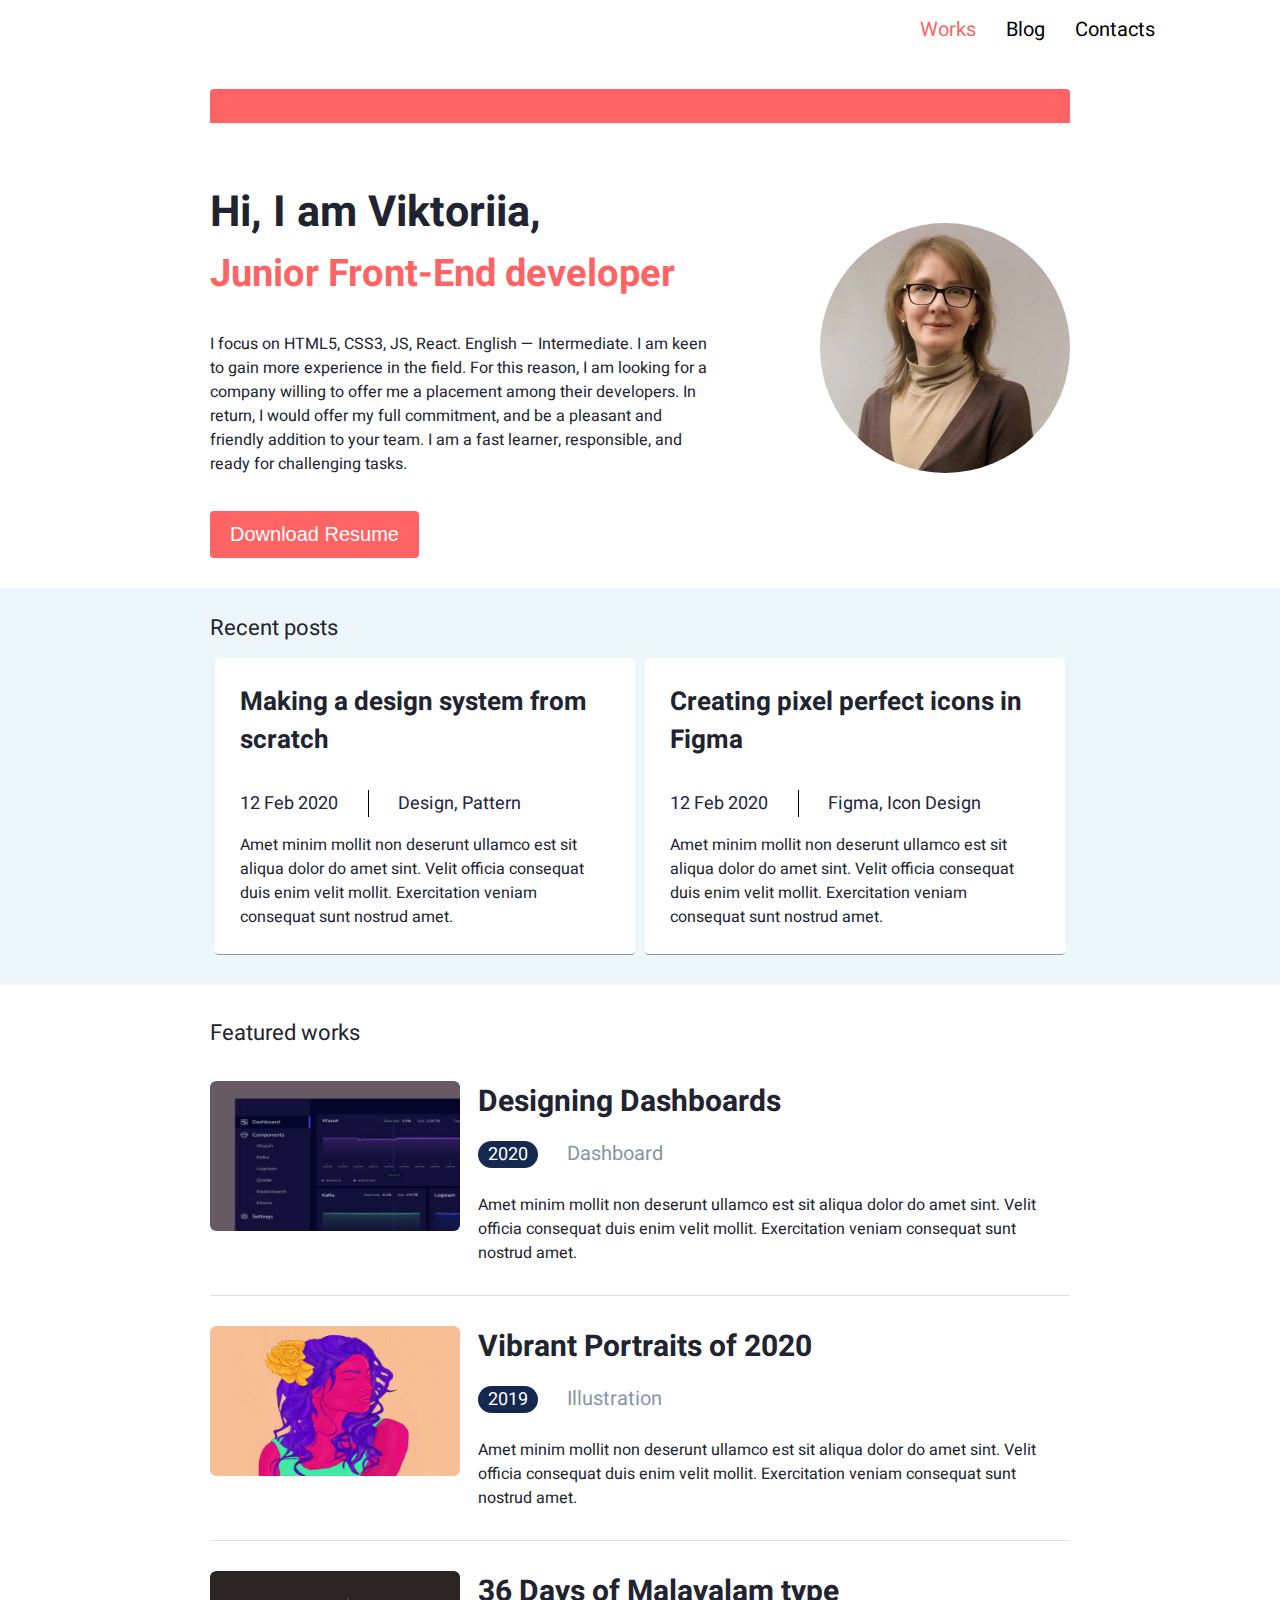
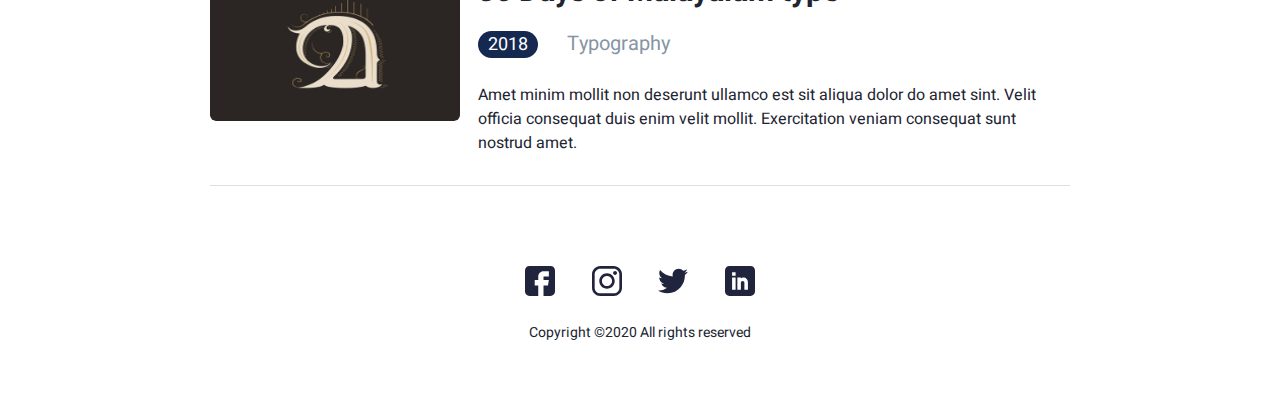
<file: index.html>
<!DOCTYPE html>
<html lang="en">

<head>
	<meta charset="UTF-8">
	<meta http-equiv="X-UA-Compatible" content="IE=edge">
	<meta name="viewport" content="width=device-width, initial-scale=1.0">
	<link rel="preconnect" href="https://fonts.googleapis.com">
	<link rel="preconnect" href="https://fonts.gstatic.com" crossorigin>
	<link href="https://fonts.googleapis.com/css2?family=Heebo:wght@400;700&display=swap" rel="stylesheet">
	<link rel="stylesheet" href="style.css">
	<title>CyberBionic Resume Boiko Viktoriia</title>
</head>

<body>
	<header>

		<nav class="menu">
			<button class="burger"></button>
			<a href="works.html" class="active">
				Works
			</a>
			<a href="blog.html">
				Blog
			</a>
			<a href="#">
				Contacts
			</a>
		</nav>
		<div class="container about-user">
			<div>
				<h1>
					Hi, I am Viktoriia,
					<br>
					<span>Junior Front-End developer</span>
				</h1>
				<p>I focus on HTML5, CSS3, JS, React. English — Intermediate. I am keen to gain more experience in the
					field. For this
					reason, I am looking for a company willing to offer me a placement among their developers. In
					return, I would offer my
					full commitment, and be a pleasant and friendly addition to your team. I am a fast learner,
					responsible, and ready for
					challenging tasks.</p>
				<button class="btn">Download Resume</button>

			</div>
			<img src="./images/my-photo.png" alt="my-photo">
		</div>

	</header>

	<section class="section-post">

		<div class="container">
			<h2>
				Recent posts
			</h2>
			<div class="blocks-posts">
				<div class="post">
					<a href="./works-pages/article-page 1.html">
						<h4>Making a design system from scratch</h4>
					</a>
					<span class="date">12 Feb 2020</span>
					<span class="topic">Design, Pattern</span>
					<p>Amet minim mollit non deserunt ullamco est sit aliqua dolor do amet sint. Velit officia consequat
						duis enim velit
						mollit. Exercitation veniam consequat sunt nostrud amet.</p>
				</div>
				<div class="post">
					<a href="./works-pages/article-page 1.html">
						<h4>Creating pixel perfect icons in Figma</h4>
					</a>
					<span class="date">12 Feb 2020</span>
					<span class="topic">Figma, Icon Design</span>
					<p>Amet minim mollit non deserunt ullamco est sit aliqua dolor do amet sint. Velit officia consequat
						duis enim velit
						mollit. Exercitation veniam consequat sunt nostrud amet.</p>
				</div>
			</div>
		</div>
	</section>
	<section>

		<div class="container">
			<h2 class="featured-works-title">
				Featured works
			</h2>
			<div class="featured-works">
				<div class="work">
					<a href="./works-pages/article-page 1.html"><img src="./images/1.jpg" alt="image"></a>
					<div class="description">
						<a href="./works-pages/article-page 1.html">
							<h3>Designing Dashboards</h3>
						</a>
						<span class="bandge">2020</span>
						<span class="topic">Dashboard</span>
						<p>
							Amet minim mollit non deserunt ullamco est sit aliqua dolor do amet sint. Velit
							officia
							consequat duis enim velit
							mollit. Exercitation veniam consequat sunt nostrud amet.
						</p>
					</div>
				</div>
				<div class="work">
					<a href="./works-pages/article-page 2.html"><img src="./images/2.jpg" alt="image"></a>
					<div class="description">
						<a href="./works-pages/article-page 2.html">
							<h3>Vibrant Portraits of 2020</h3>
						</a>
						<span class="bandge">2019</span>
						<span class="topic">Illustration</span>
						<p>
							Amet minim mollit non deserunt ullamco est sit aliqua dolor do amet sint. Velit officia
							consequat duis enim velit
							mollit. Exercitation veniam consequat sunt nostrud amet.
						</p>
					</div>
				</div>
				<div class="work">
					<a href="./works-pages/article-page 3.html"><img src="./images/3.jpg" alt="image"></a>
					<div class="description">
						<a href="./works-pages/article-page 2.html">
							<h3>36 Days of Malayalam type</h3>
						</a>
						<span class="bandge">2018</span>
						<span class="topic">Typography</span>
						<p>
							Amet minim mollit non deserunt ullamco est sit aliqua dolor do amet sint. Velit officia
							consequat duis enim velit
							mollit. Exercitation veniam consequat sunt nostrud amet.
						</p>
					</div>
				</div>

			</div>
		</div>
	</section>
	<footer>
		<div class="socials">
			<a href="#" class="icon fb"></a>
			<a href="#" class="icon inst"></a>
			<a href="#" class="icon tw"></a>
			<a href="#" class="icon in"></a>
		</div>
		<p>Copyright ©2020 All rights reserved</p>
	</footer>
</body>

</html>
</file>
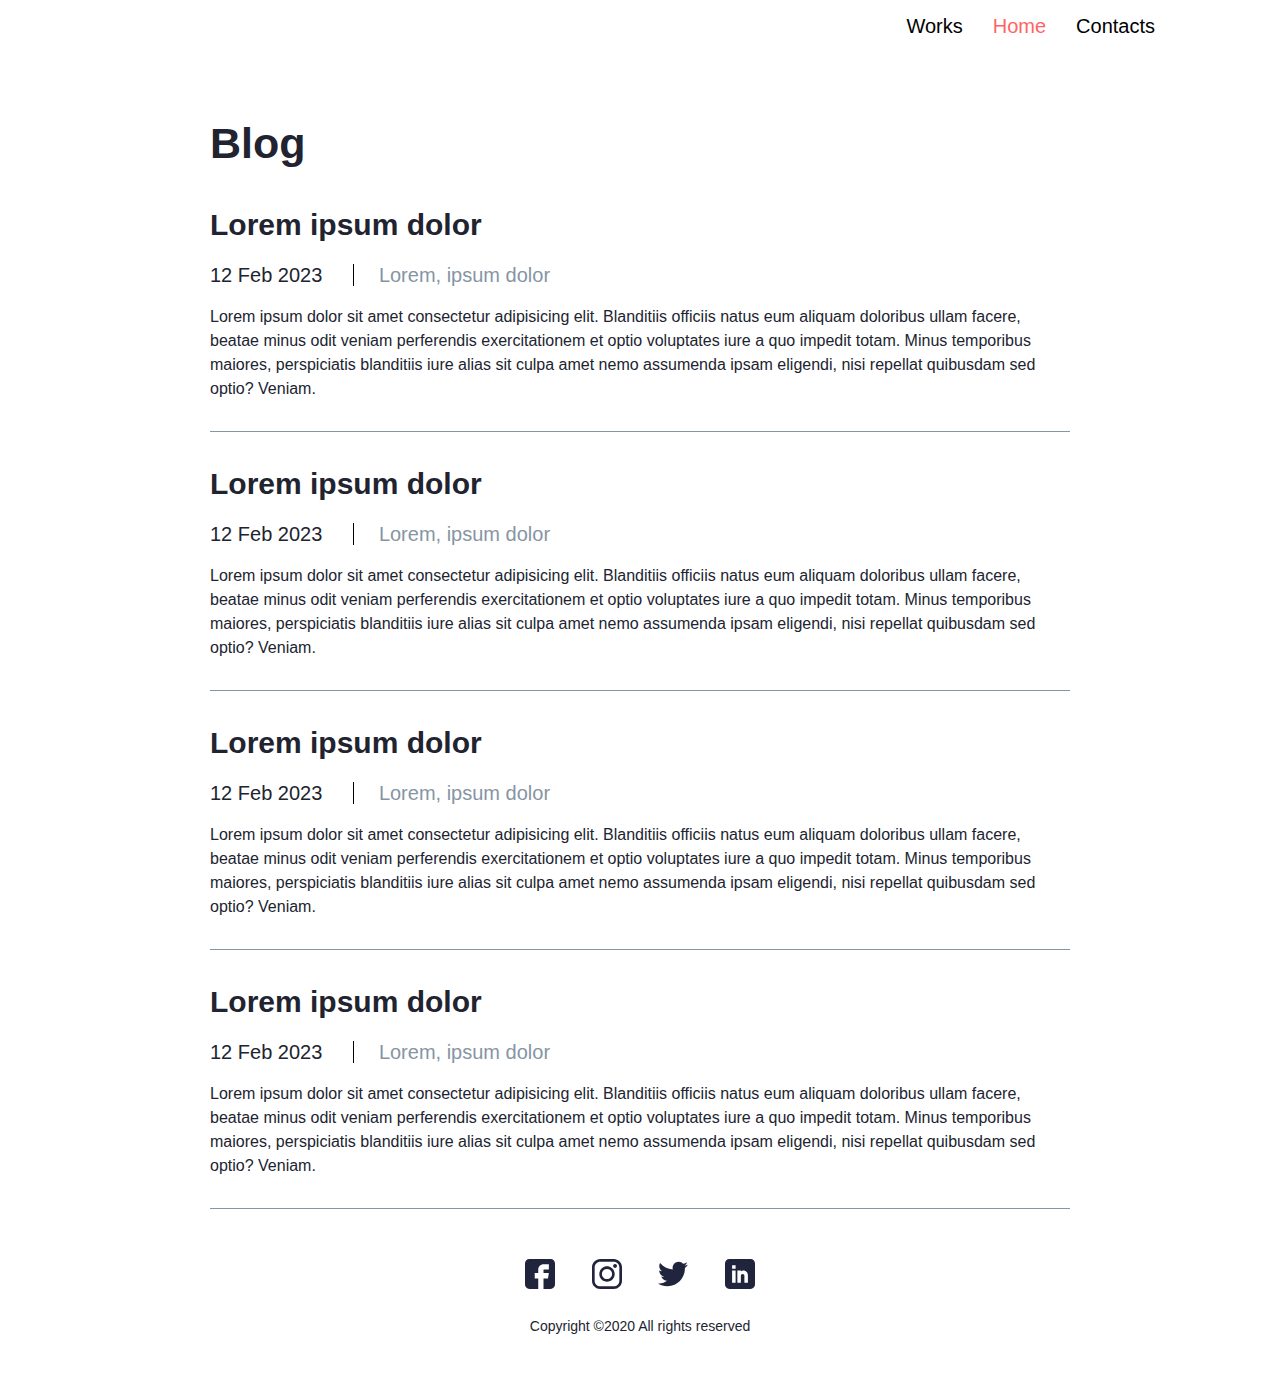
<file: blog.html>
<!DOCTYPE html>
<html lang="en">

<head>
	<meta charset="UTF-8">
	<meta http-equiv="X-UA-Compatible" content="IE=edge">
	<meta name="viewport" content="width=device-width, initial-scale=1.0">
	<link rel="stylesheet" href="style.css">
	<title>blog</title>
</head>

<body>
	<header>

		<nav class="menu">
			<button class="burger"></button>
			<a href="works.html">
				Works
			</a>

			<a href="index.html" class="active">
				Home
			</a>
			<a href="#">
				Contacts
			</a>
		</nav>
	</header>
	<div class="container block-blog">
		<h1>
			Blog
		</h1>
		<div class="posts-container">
			<div class="post">
				<h3>
					Lorem ipsum dolor
				</h3>
				<span class="date">
					12 Feb 2023
				</span>
				<span class="topic">
					Lorem, ipsum dolor
				</span>
				<p>Lorem ipsum dolor sit amet consectetur adipisicing elit. Blanditiis officiis natus eum aliquam
					doloribus
					ullam facere, beatae minus odit veniam perferendis exercitationem et optio voluptates iure a quo
					impedit
					totam. Minus temporibus maiores, perspiciatis blanditiis iure alias sit culpa amet nemo
					assumenda
					ipsam
					eligendi, nisi repellat quibusdam sed optio? Veniam.</p>
			</div>
			<div class="post">
				<h3>
					Lorem ipsum dolor
				</h3>
				<span class="date">
					12 Feb 2023
				</span>
				<span class="topic">
					Lorem, ipsum dolor
				</span>
				<p>Lorem ipsum dolor sit amet consectetur adipisicing elit. Blanditiis officiis natus eum aliquam
					doloribus
					ullam facere, beatae minus odit veniam perferendis exercitationem et optio voluptates iure a quo
					impedit
					totam. Minus temporibus maiores, perspiciatis blanditiis iure alias sit culpa amet nemo
					assumenda
					ipsam
					eligendi, nisi repellat quibusdam sed optio? Veniam.</p>
			</div>
			<div class="post">
				<h3>
					Lorem ipsum dolor
				</h3>
				<span class="date">
					12 Feb 2023
				</span>
				<span class="topic">
					Lorem, ipsum dolor
				</span>
				<p>Lorem ipsum dolor sit amet consectetur adipisicing elit. Blanditiis officiis natus eum aliquam
					doloribus
					ullam facere, beatae minus odit veniam perferendis exercitationem et optio voluptates iure a quo
					impedit
					totam. Minus temporibus maiores, perspiciatis blanditiis iure alias sit culpa amet nemo
					assumenda
					ipsam
					eligendi, nisi repellat quibusdam sed optio? Veniam.</p>
			</div>
			<div class="post">
				<h3>
					Lorem ipsum dolor
				</h3>
				<span class="date">
					12 Feb 2023
				</span>
				<span class="topic">
					Lorem, ipsum dolor
				</span>
				<p>Lorem ipsum dolor sit amet consectetur adipisicing elit. Blanditiis officiis natus eum aliquam
					doloribus
					ullam facere, beatae minus odit veniam perferendis exercitationem et optio voluptates iure a quo
					impedit
					totam. Minus temporibus maiores, perspiciatis blanditiis iure alias sit culpa amet nemo
					assumenda
					ipsam
					eligendi, nisi repellat quibusdam sed optio? Veniam.</p>
			</div>
		</div>
	</div>
	<footer>
		<div class="socials">
			<a href="#" class="icon fb"></a>
			<a href="#" class="icon inst"></a>
			<a href="#" class="icon tw"></a>
			<a href="#" class="icon in"></a>
		</div>
		<p>Copyright ©2020 All rights reserved</p>
	</footer>


</body>

</html>
</file>
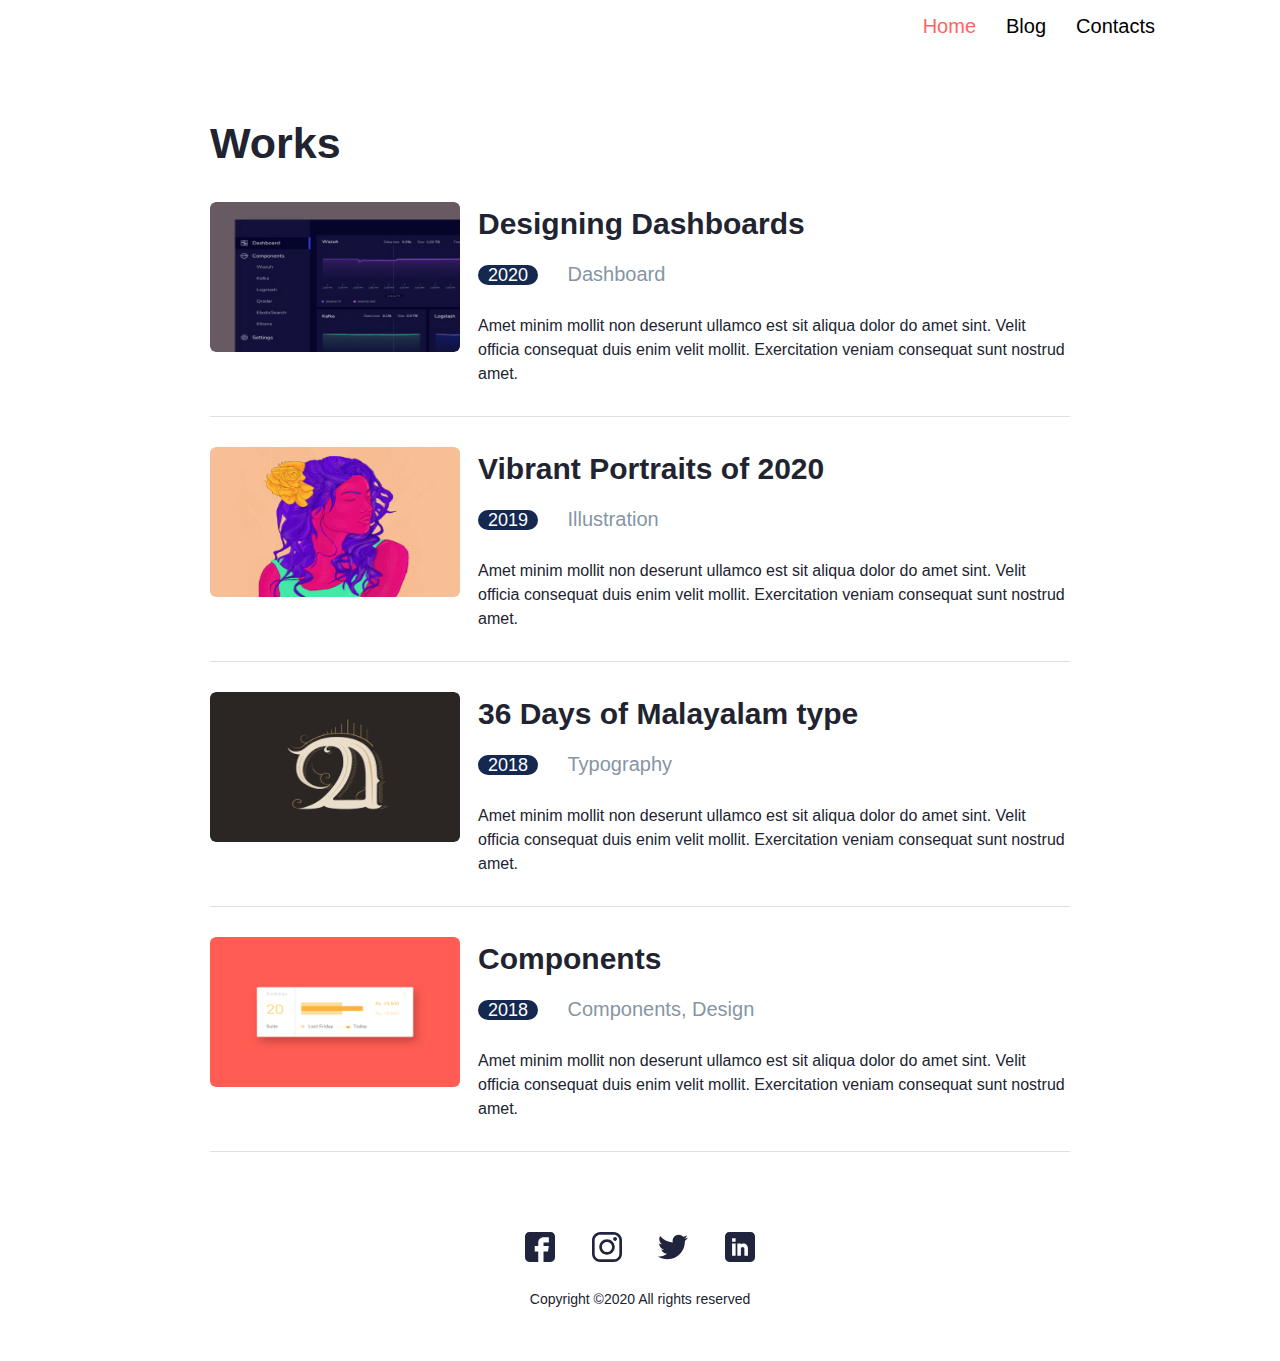
<file: works.html>
<!DOCTYPE html>
<html lang="en">

<head>
	<meta charset="UTF-8">
	<meta http-equiv="X-UA-Compatible" content="IE=edge">
	<meta name="viewport" content="width=device-width, initial-scale=1.0">
	<link rel="stylesheet" href="style.css">
	<title>Works</title>
</head>

<body>
	<header>

		<nav class="menu">
			<button class="burger"></button>
			<a href="index.html" class="active">
				Home
			</a>
			<a href="blog.html">
				Blog
			</a>
			<a href="#">
				Contacts
			</a>
		</nav>
	</header>
	<section class="work-page">
		<div class="container block-blog">
			<h1>
				Works
			</h1>
			<div class="featured-works">

				<div class="work">
					<a href="./works-pages/article-page 1.html"><img src="./images/1.jpg" alt="image"></a>
					<div class="description">
						<a href="./works-pages/article-page 1.html">
							<h3>Designing Dashboards</h3>
						</a>
						<span class="bandge">2020</span>
						<span class="topic">Dashboard</span>
						<p>
							Amet minim mollit non deserunt ullamco est sit aliqua dolor do amet sint. Velit officia
							consequat duis enim velit
							mollit. Exercitation veniam consequat sunt nostrud amet.
						</p>
					</div>
				</div>
				<div class="work">
					<a href="./works-pages/article-page 2.html"><img src="./images/2.jpg" alt="image"></a>
					<div class="description">
						<a href="./works-pages/article-page 2.html">
							<h3>Vibrant Portraits of 2020</h3>
						</a>
						<span class="bandge">2019</span>
						<span class="topic">Illustration</span>
						<p>
							Amet minim mollit non deserunt ullamco est sit aliqua dolor do amet sint. Velit officia
							consequat duis enim velit
							mollit. Exercitation veniam consequat sunt nostrud amet.
						</p>
					</div>
				</div>
				<div class="work">
					<a href="./works-pages/article-page 2.html"><img src="./images/3.jpg" alt="image"></a>
					<div class="description">
						<a href="./works-pages/article-page 2.html">
							<h3>36 Days of Malayalam type</h3>
						</a>
						<span class="bandge">2018</span>
						<span class="topic">Typography</span>
						<p>
							Amet minim mollit non deserunt ullamco est sit aliqua dolor do amet sint. Velit officia
							consequat duis enim velit
							mollit. Exercitation veniam consequat sunt nostrud amet.
						</p>
					</div>
				</div>
				<div class="work">
					<a href="./works-pages/article-page 3.html"><img src="./images/4.jpg" alt="image"></a>
					<div class="description">
						<a href="./works-pages/article-page 3.html">
							<h3>Components</h3>
						</a>
						<span class="bandge">2018</span>
						<span class="topic">Components, Design</span>
						<p>
							Amet minim mollit non deserunt ullamco est sit aliqua dolor do amet sint. Velit officia
							consequat duis enim velit
							mollit. Exercitation veniam consequat sunt nostrud amet.
						</p>
					</div>
				</div>
			</div>
		</div>
	</section>
	<footer>
		<div class="socials">
			<a href="#" class="icon fb"></a>
			<a href="#" class="icon inst"></a>
			<a href="#" class="icon tw"></a>
			<a href="#" class="icon in"></a>
		</div>
		<p>Copyright ©2020 All rights reserved</p>
	</footer>
</body>

</html>
</file>
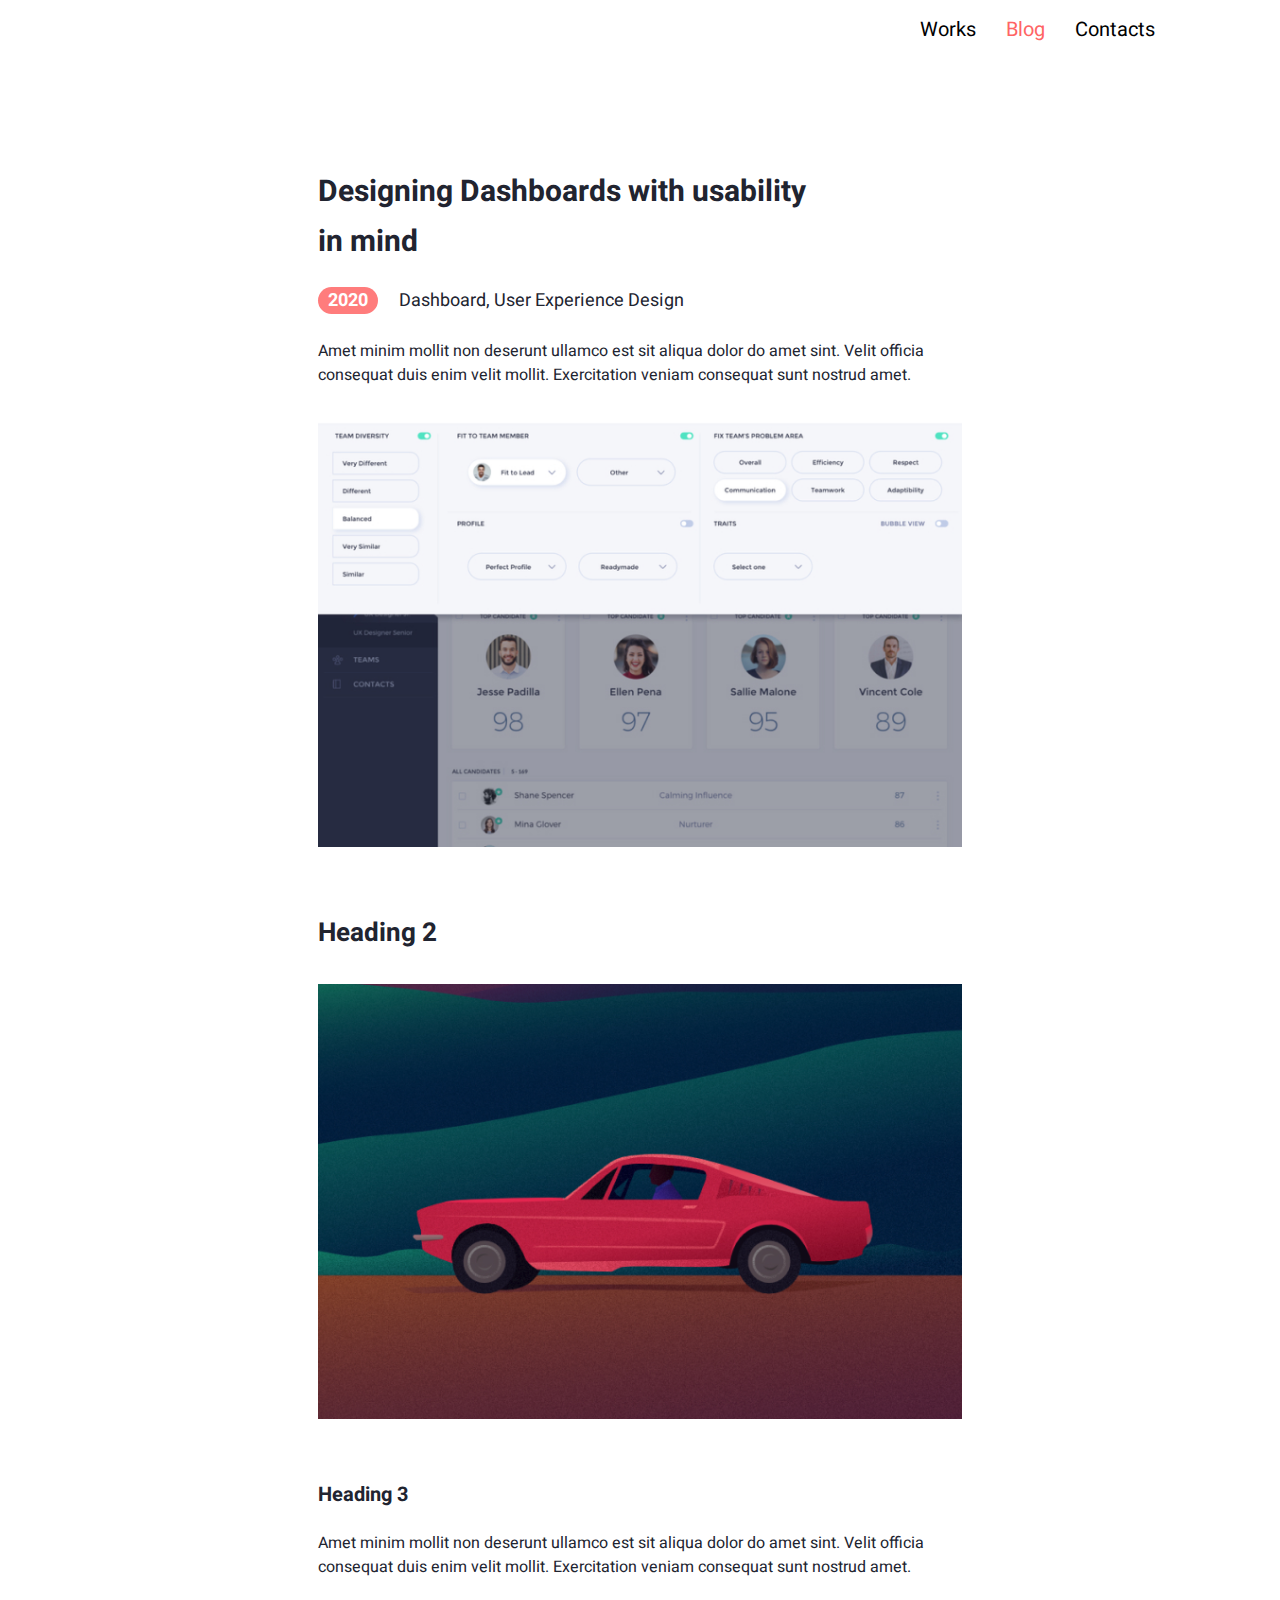
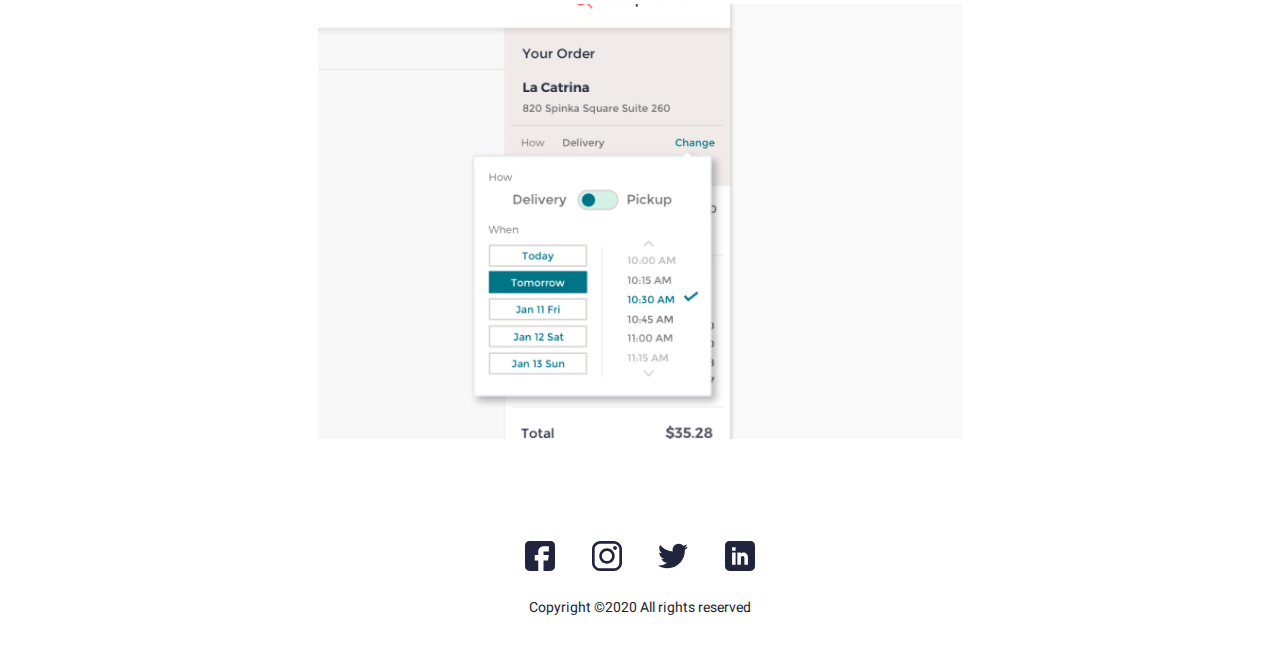
<file: works-pages/article-page 1.html>
<!DOCTYPE html>
<html lang="en">

<head>
	<meta charset="UTF-8">
	<meta http-equiv="X-UA-Compatible" content="IE=edge">
	<meta name="viewport" content="width=device-width, initial-scale=1.0">
	<link rel="preconnect" href="https://fonts.googleapis.com">
	<link rel="preconnect" href="https://fonts.gstatic.com" crossorigin>
	<link href="https://fonts.googleapis.com/css2?family=Heebo:wght@400;700&display=swap" rel="stylesheet">
	<link rel="stylesheet" href="../style.css">
	<title>Article</title>
</head>

<body>
	<header>

		<nav class="menu">
			<button class="burger"></button>
			<a href="works.html">
				Works
			</a>
			<a href="blog.html" class="active">
				Blog
			</a>
			<a href="#">
				Contacts
			</a>
		</nav>
	</header>
	<section class="article-page">
		<div class="container">
			<h1>
				Designing Dashboards with usability in mind
			</h1>
			<span class="article-badge">
				2020
			</span>
			<span class="article-topic">
				Dashboard, User Experience Design
			</span>
			<p>Amet minim mollit non deserunt ullamco est sit aliqua dolor do amet sint. Velit officia consequat duis
				enim velit
				mollit. Exercitation veniam consequat sunt nostrud amet.</p>
			<img src="../images/5.jpg" alt="photo">
			<h2>Heading 2</h2>

			<img src="../images/6.jpg" alt="photo">
			<h3>Heading 3</h3>
			<p>Amet minim mollit non deserunt ullamco est sit aliqua dolor do amet sint. Velit officia consequat duis
				enim velit
				mollit. Exercitation veniam consequat sunt nostrud amet.</p>
			<img src="../images/7.jpg" alt="photo">
		</div>

	</section>
	<footer>
		<div class="socials">
			<a href="#" class="icon fb"></a>
			<a href="#" class="icon inst"></a>
			<a href="#" class="icon tw"></a>
			<a href="#" class="icon in"></a>
		</div>
		<p>Copyright ©2020 All rights reserved</p>
	</footer>
</body>

</html>
</file>
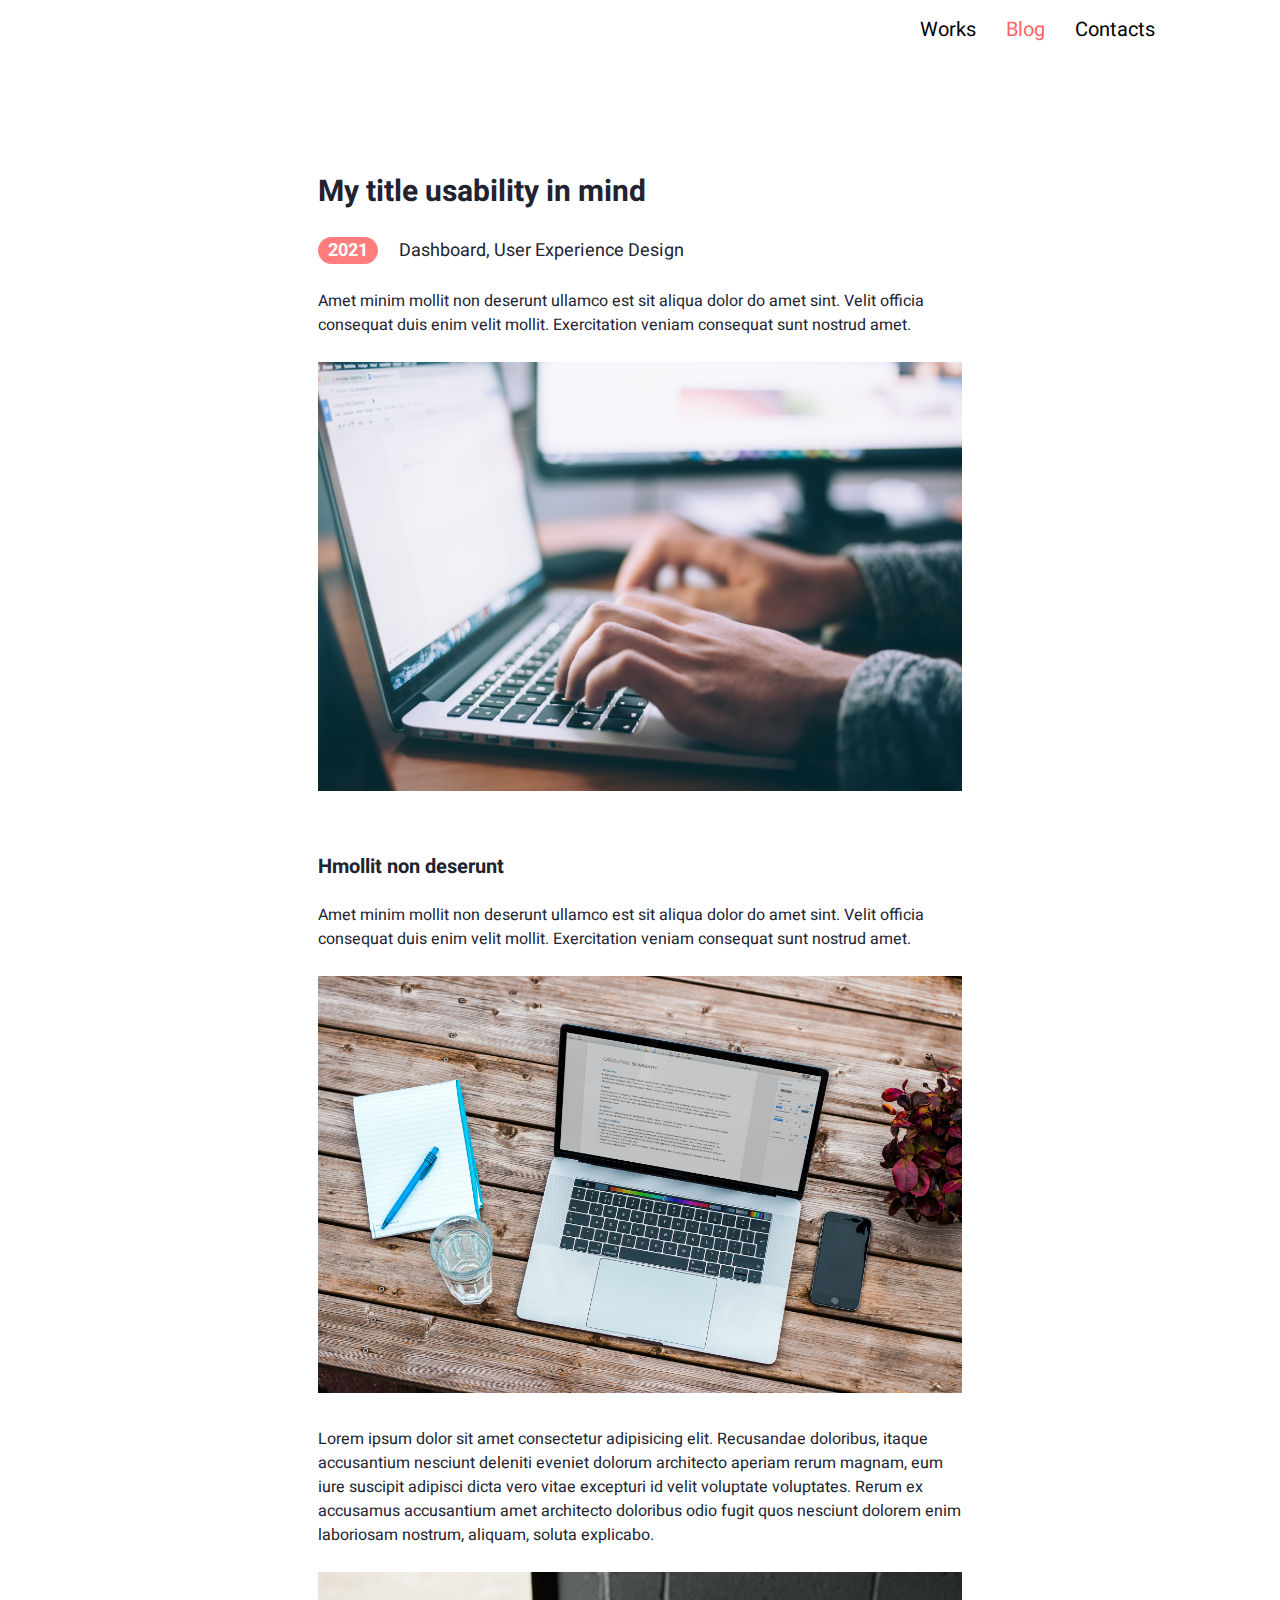
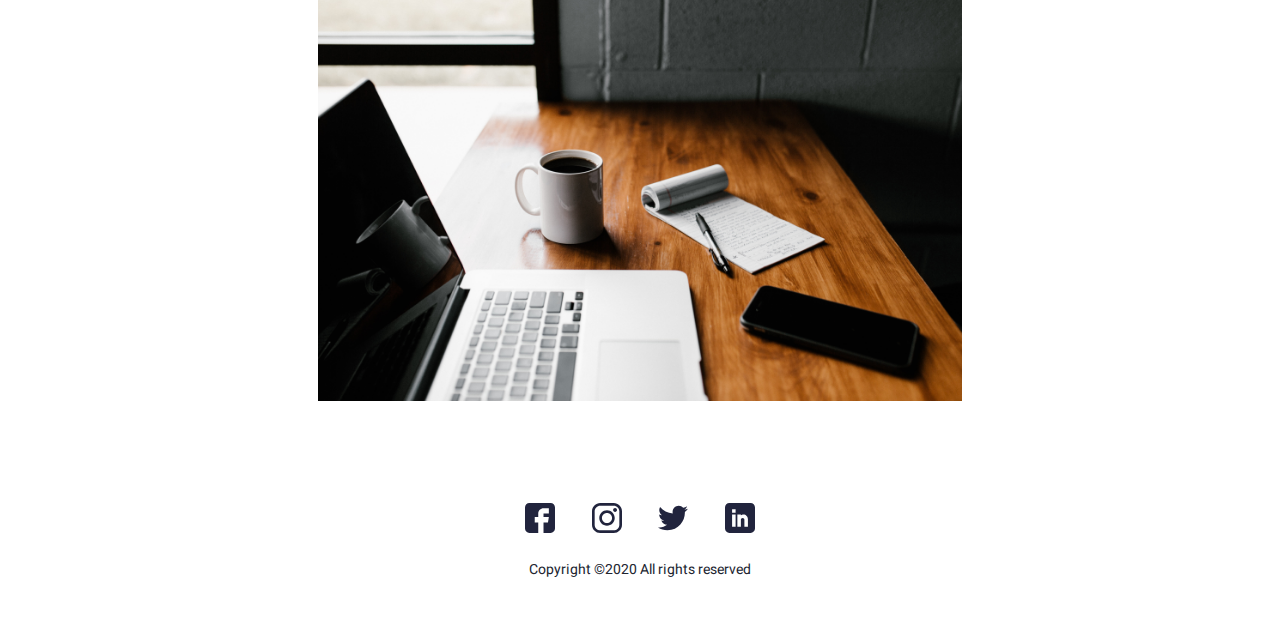
<file: works-pages/article-page 2.html>
<!DOCTYPE html>
<html lang="en">

<head>
	<meta charset="UTF-8">
	<meta http-equiv="X-UA-Compatible" content="IE=edge">
	<meta name="viewport" content="width=device-width, initial-scale=1.0">
	<link rel="preconnect" href="https://fonts.googleapis.com">
	<link rel="preconnect" href="https://fonts.gstatic.com" crossorigin>
	<link href="https://fonts.googleapis.com/css2?family=Heebo:wght@400;700&display=swap" rel="stylesheet">
	<link rel="stylesheet" href="../style.css">
	<title>Article</title>
</head>

<body>
	<header>

		<nav class="menu">
			<button class="burger"></button>
			<a href="works.html">
				Works
			</a>
			<a href="blog.html" class="active">
				Blog
			</a>
			<a href="#">
				Contacts
			</a>
		</nav>
	</header>
	<section class="article-page">
		<div class="container">
			<h1>
				My title usability in mind
			</h1>
			<span class="article-badge">
				2021
			</span>
			<span class="article-topic">
				Dashboard, User Experience Design
			</span>
			<p>Amet minim mollit non deserunt ullamco est sit aliqua dolor do amet sint. Velit officia consequat duis
				enim velit
				mollit. Exercitation veniam consequat sunt nostrud amet.</p>
			<img src="../images/works-images/9.jpg" alt="photo">

			<h3>Hmollit non deserunt</h3>
			<p>Amet minim mollit non deserunt ullamco est sit aliqua dolor do amet sint. Velit officia consequat duis
				enim velit
				mollit. Exercitation veniam consequat sunt nostrud amet.</p>
			<img src="../images/works-images/10.jpg" alt="photo">
			<p>Lorem ipsum dolor sit amet consectetur adipisicing elit. Recusandae doloribus, itaque accusantium
				nesciunt deleniti eveniet dolorum architecto aperiam rerum magnam, eum iure suscipit adipisci dicta vero
				vitae excepturi id velit voluptate voluptates. Rerum ex accusamus accusantium amet architecto doloribus
				odio fugit quos nesciunt dolorem enim laboriosam nostrum, aliquam, soluta explicabo.</p>
			<img src="../images/works-images/8.jpg" alt="photo">
		</div>

	</section>
	<footer>
		<div class="socials">
			<a href="#" class="icon fb"></a>
			<a href="#" class="icon inst"></a>
			<a href="#" class="icon tw"></a>
			<a href="#" class="icon in"></a>
		</div>
		<p>Copyright ©2020 All rights reserved</p>
	</footer>
</body>

</html>
</file>
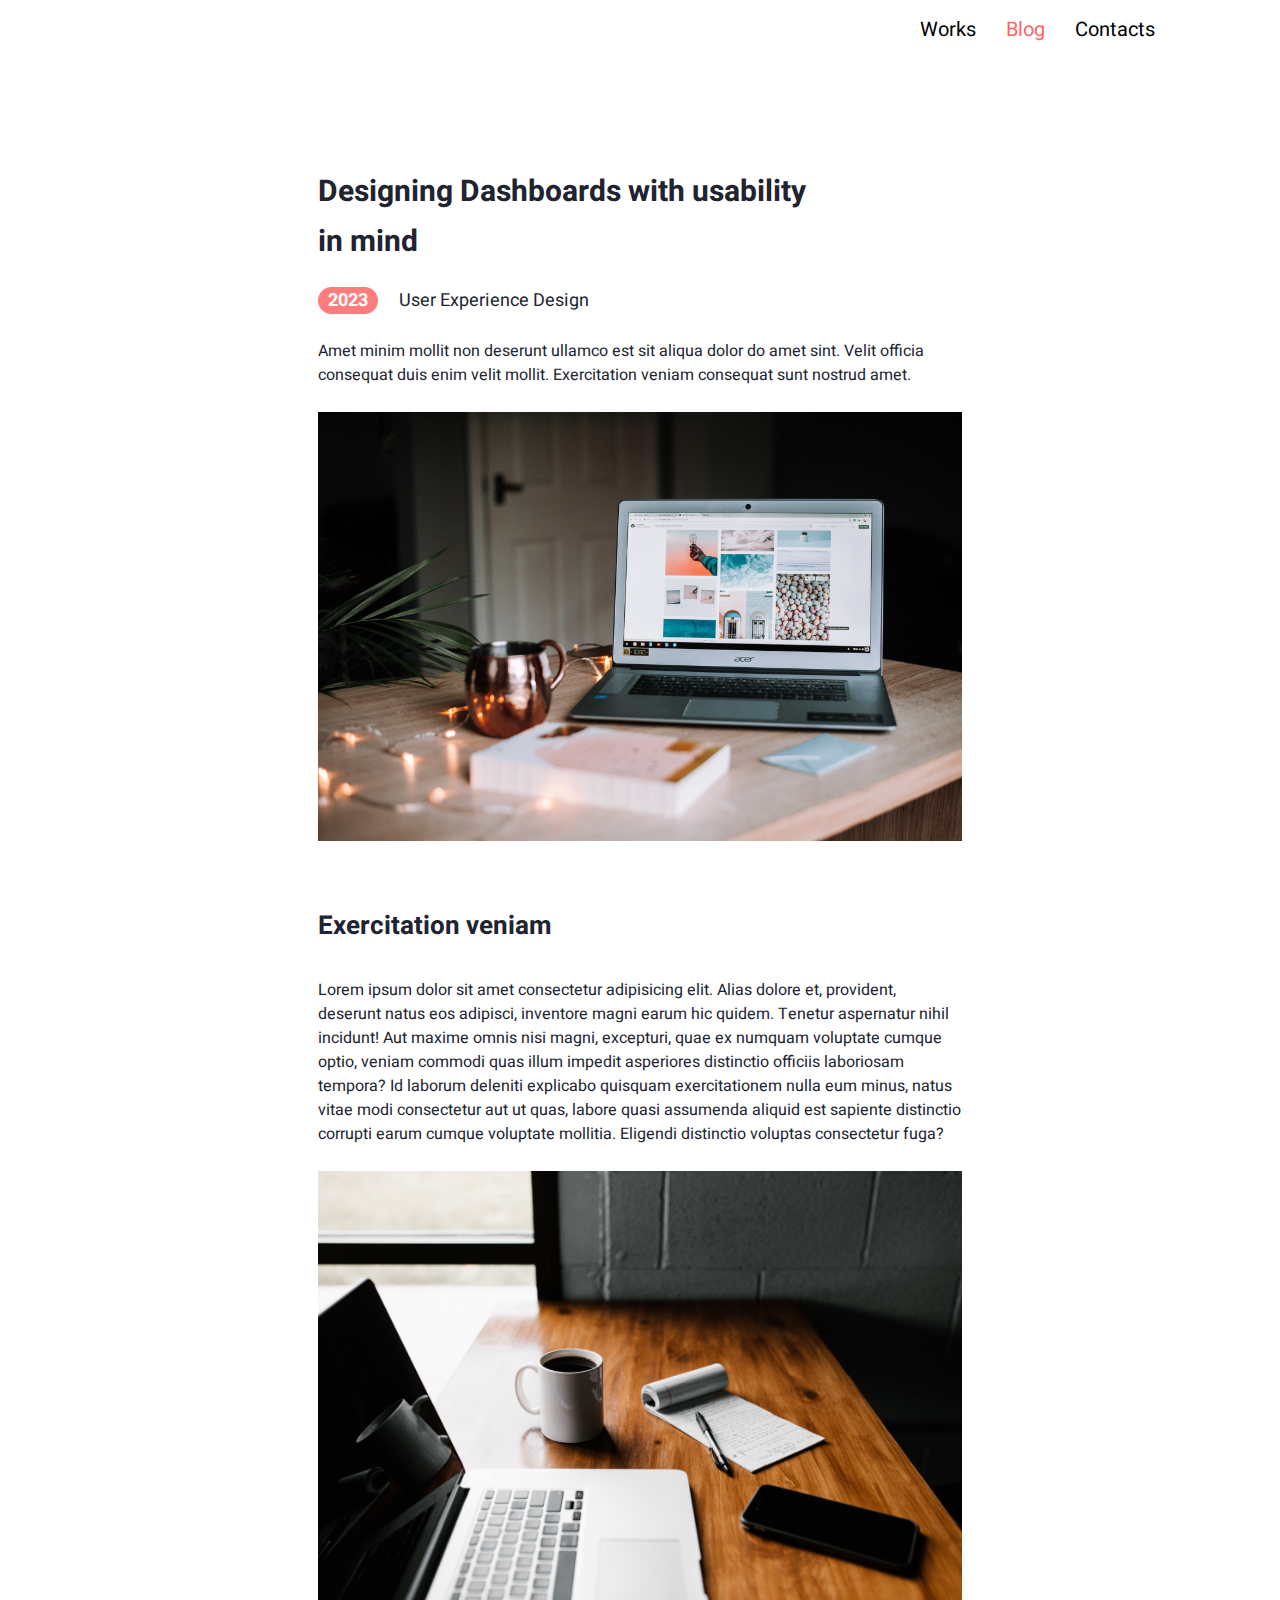
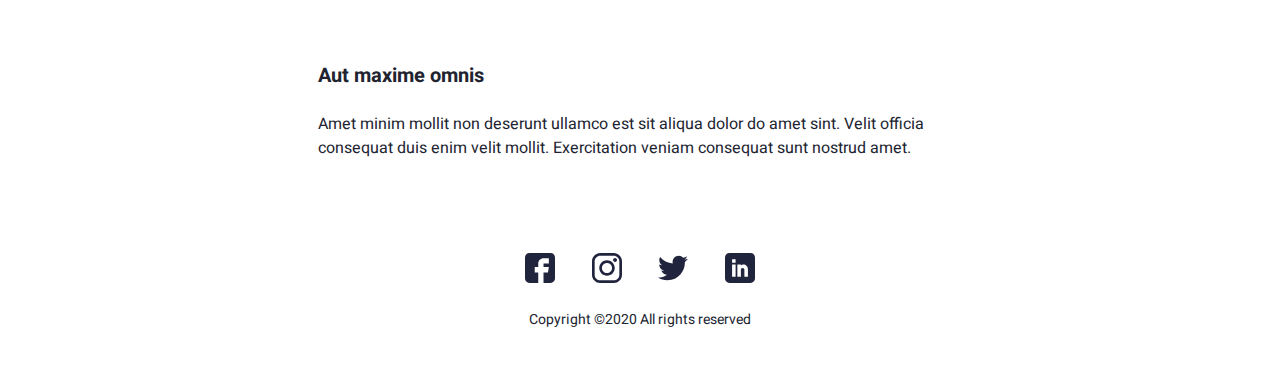
<file: works-pages/article-page 3.html>
<!DOCTYPE html>
<html lang="en">

<head>
	<meta charset="UTF-8">
	<meta http-equiv="X-UA-Compatible" content="IE=edge">
	<meta name="viewport" content="width=device-width, initial-scale=1.0">
	<link rel="preconnect" href="https://fonts.googleapis.com">
	<link rel="preconnect" href="https://fonts.gstatic.com" crossorigin>
	<link href="https://fonts.googleapis.com/css2?family=Heebo:wght@400;700&display=swap" rel="stylesheet">
	<link rel="stylesheet" href="../style.css">
	<title>Article</title>
</head>

<body>
	<header>

		<nav class="menu">
			<button class="burger"></button>
			<a href="works.html">
				Works
			</a>
			<a href="blog.html" class="active">
				Blog
			</a>
			<a href="#">
				Contacts
			</a>
		</nav>
	</header>
	<section class="article-page">
		<div class="container">
			<h1>
				Designing Dashboards with usability in mind
			</h1>
			<span class="article-badge">
				2023
			</span>
			<span class="article-topic">
				User Experience Design
			</span>
			<p>Amet minim mollit non deserunt ullamco est sit aliqua dolor do amet sint. Velit officia consequat duis
				enim velit
				mollit. Exercitation veniam consequat sunt nostrud amet.</p>
			<img src="../images/works-images/11.jpg" alt="photo">
			<h2>Exercitation veniam</h2>
			<p>Lorem ipsum dolor sit amet consectetur adipisicing elit. Alias dolore et, provident, deserunt natus eos
				adipisci, inventore magni earum hic quidem. Tenetur aspernatur nihil incidunt! Aut maxime omnis nisi
				magni, excepturi, quae ex numquam voluptate cumque optio, veniam commodi quas illum impedit asperiores
				distinctio officiis laboriosam tempora? Id laborum deleniti explicabo quisquam exercitationem nulla eum
				minus, natus vitae modi consectetur aut ut quas, labore quasi assumenda aliquid est sapiente distinctio
				corrupti earum cumque voluptate mollitia. Eligendi distinctio voluptas consectetur fuga?</p>
			<img src="../images/works-images/8.jpg" alt="photo">
			<h3>Aut maxime omnis</h3>
			<p>Amet minim mollit non deserunt ullamco est sit aliqua dolor do amet sint. Velit officia consequat duis
				enim velit
				mollit. Exercitation veniam consequat sunt nostrud amet.</p>

		</div>

	</section>
	<footer>
		<div class="socials">
			<a href="#" class="icon fb"></a>
			<a href="#" class="icon inst"></a>
			<a href="#" class="icon tw"></a>
			<a href="#" class="icon in"></a>
		</div>
		<p>Copyright ©2020 All rights reserved</p>
	</footer>
</body>

</html>
</file>
<file: style.css>
* {
	box-sizing: border-box;
}
body {
	margin: 0;
	font-family: "Heebo", sans-serif;
	color: #212430;
}

header {
	margin-bottom: 30px;
}

h1 {
	margin-top: 60px;
	font-weight: 700;
	font-size: 43px;
	line-height: 60px;
}

h2 {
	font-size: 22px;
	line-height: 60px;
	font-weight: normal;
}

h3 {
	font-weight: 700;
	font-size: 30px;
	line-height: 43px;
	margin-bottom: 15px;
}

h1 span {
	font-weight: 700;
	font-size: 38px;
	line-height: 54px;
	color: #ff6464;
}

p {
	font-size: 16px;
	font-weight: 400;
	line-height: 24px;
	margin: 0;
}

.container {
	max-width: 860px;
	margin: 0 auto;
}

.menu {
	display: flex;
	justify-content: flex-end;
	max-width: 1150px;
	margin: 0 auto;
	padding: 0 45px;
}

nav a {
	padding: 15px;
	font-size: 20px;
	text-decoration: none;
	color: black;
}

header img {
	width: 250px;
	height: 250px;
	border-radius: 50%;
	margin-top: 100px;
}

.about-user {
	margin-top: 30px;
	border-top: 34px solid #ff6464;
	border-radius: 4px;
	display: flex;
	justify-content: space-between;
}

.about-user div {
	max-width: 500px;
}

.btn {
	background-color: #ff6464;
	border-radius: 4px;
	border: none;
	color: #fff;
	font-size: 20px;
	padding: 12px 20px;
	margin-top: 35px;
}

.date {
	font-size: 20px;
	border-right: 1px solid #000;
	padding-right: 25px;
	line-height: 29px;
}

.topic {
	font-size: 20px;
	color: #8695a4;
	padding-left: 25px;
	line-height: 29px;
}

.post {
	border-bottom: 1px solid #8695a4;
	padding-bottom: 30px;
}

.post p {
	margin-top: 15px;
}

.active {
	color: #ff6464;
}

.burger {
	width: 30px;
	height: 20px;
	margin-left: auto;
	display: none;
	border: none;
	background-image: url("/images/Burger-menu.svg");
	background-repeat: no-repeat;
	background-color: transparent;
}

@media screen and (max-width: 768px) {
	.menu {
		padding-top: 20px;
		cursor: pointer;
	}

	.menu a {
		display: none;
	}

	.burger {
		display: block;
	}

	.about-user {
		margin-top: 0;
		flex-direction: column;
		align-items: center;
		border: none;
	}

	.about-user div {
		text-align: center;
		order: 1;
		width: auto;
	}

	.about-user img {
		width: 180px;
		height: 180px;
		border-radius: 50%;
		margin: 50px 0 0 0;
		box-shadow: -3px 6px 0 #ff6464;
	}

	h1 {
		font-size: 32px;
		line-height: 1.15;
		text-align: center;
	}

	h1 span {
		font-size: 24px;
	}

	p {
		font-size: 16px;
		line-height: 24px;
	}
	h2 {
		text-align: center;
	}

	h3 {
		font-weight: 700;
		font-size: 24px;
		line-height: 36px;
		margin-bottom: 10px;
	}

	.date {
		font-size: 16px;
		border-right: 1px solid #000;
		padding-right: 10px;
		line-height: 24px;
	}

	.topic {
		font-size: 16px;
		padding-left: 10px;
		line-height: 24px;
	}

	.post {
		width: auto;
	}

	.block-blog h1 {
		padding: 0 18px 0 18px;
	}

	.posts-container {
		padding: 0 18px 0 18px;
	}
}

/* Section post*/

.section-post {
	background: #edf7fa;
	padding-top: 10px;
	padding-bottom: 15px;
}

.section-post h2 {
	margin: 0;
}

h4 {
	margin: 0;
	font-size: 26px;
	line-height: 38px;
	margin-bottom: 30px;
}

.blocks-posts {
	display: flex;
	justify-content: space-around;
	flex-wrap: wrap;
}

.blocks-posts .post {
	max-width: 420px;
	border-radius: 4px;
	background-color: white;
	padding: 25px;
	margin-bottom: 15px;
}
.blocks-posts span {
	font-size: 18px;
	color: #21243d;
	padding-right: 30px;
}

.blocks-posts .post p {
	border-bottom: none;
}
@media (max-width: 768px) {
	.blocks-posts {
		justify-content: space-around;
	}

	.blocks-posts .post {
		margin-bottom: 17px;
	}

	h4 {
		font-size: 22px;
	}

	.blocks-posts span {
		font-size: 16px;
	}

	.blocks-posts h2 {
	}
}
/* Feature works*/

.work {
	display: flex;
	padding-bottom: 30px;
	border-bottom: 1px solid #e0e0e0;
	margin-bottom: 30px;
}

.work img {
	border-radius: 6px;
	width: 250px;
	height: 150px;
	margin-right: 18px;
}

.work h3 {
	margin-top: 0;
	/* margin-bottom: 0; */
}

.bandge {
	color: white;
	font-size: 18px;
	background-color: #142850;
	border-radius: 16px;
	padding: 0 10px;
}

.work p {
	margin-top: 25px;
}

@media (max-width: 768px) {
	.work-page .container {
		max-width: 680px;
	}

	.work {
		flex-direction: column;
		width: 345px;
	}

	.work img {
		width: 100%;
		margin-bottom: 10px;
	}
	.featured-works {
		display: flex;
		flex-direction: column;
		align-items: center;
	}

	.work-page h3 {
		font-size: 23px;
	}
}

.article-page .container {
	max-width: 680px;
}

.article-page h1 {
	font-size: 34px;
	max-width: 500px;
	line-height: 50px;
}

.article-badge {
	background-color: #ff7c7c;
	color: #fff;
	font-size: 18px;
	font-weight: bold;
	border-radius: 16px;
	padding: 0 10px;
	margin-right: 17px;
	margin-bottom: 25px;
	display: inline-block;
}

.article-topic {
	font-size: 20px;
}

.article-page img {
	width: 100%;
	margin-bottom: 27px;
}

.article-page h2 {
	font-size: 30px;
	font-weight: bold;
}

.article-page h3 {
	font-size: 24px;
}

.article-page p {
	margin-bottom: 25px;
}

.article-page h1 {
	font-size: 30px;
}

.article-page .container {
	padding: 18px;
}

.article-topic {
	font-size: 18px;
}

.article-page h2 {
	font-size: 26px;
}

.article-page h3 {
	font-size: 20px;
}

footer {
	text-align: center;
	padding: 50px 0;
}

footer p {
	font-size: 14px;
}

.socials {
	width: 230px;
	margin: 0 auto;
	display: flex;
	justify-content: space-between;
	margin-bottom: 25px;
}

.socials a {
	width: 30px;
	height: 30px;
}

.icon {
	background-size: 100% 100%;
	background-repeat: no-repeat;
}

.fb {
	background-image: url("images/social-icons/fb.svg");
}

.inst {
	background-image: url("images/social-icons/insta.svg");
}
.tw {
	background-image: url("images/social-icons/group.svg");
}
.in {
	background-image: url("images/social-icons/linkedin.svg");
}

.work a {
	text-decoration: none;
	color: #212430;
}

.blocks-posts .post a {
	text-decoration: none;
	color: #212430;
}
</file>
